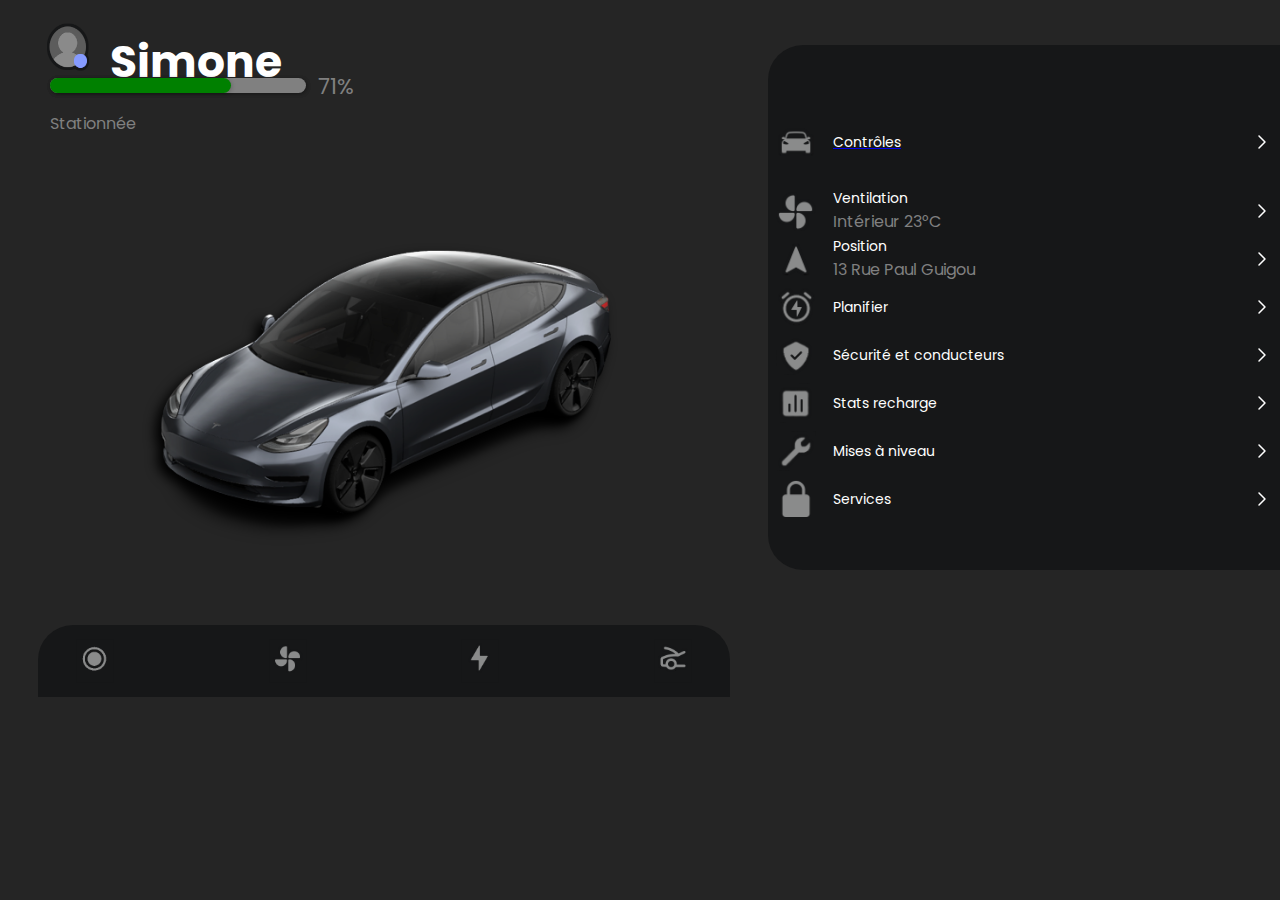
<file: index.html>
<!doctype html>
<html lang="fr">
  <head>
    <meta charset = "utf-8">
    <meta name="viewport" content="width=device-width, initial-scale=1">
    <title> Tesla - Control Panel </title>
    <link rel="stylesheet" href="style.css">
    <script async type="text/javascript" src="index.js"></script>
    <link href='https://fonts.googleapis.com/css?family=Poppins' rel='stylesheet'>
  </head>

  <body>
    <section id="left">
      <section id="bloc_infos">
          <img id="profile_img" src="img/Profile.PNG" alt="Accéder au profil">
          <h1 id="car_title">Simone</h1>

        <progress id="charge" value="71" max="100"></progress>
        <label for="charge">71%</label>
        <p id="state">Stationnée</button>
      </section>

      <img id="car" src="img/model3.png" alt="tesla-car"></img>

      <menu id="menu_buttons">
          <button id="action_button"><img src="img/Button.PNG" width="50px" height="50px" alt="On / Off l'enregistrement"></img></button>
          <button id="action_button"><img src="img/Fan.PNG" width="50px" height="50px" alt="On / Off la climatisation"></img></button>
          <button id="action_button"><img src="img/Thunder.PNG" width="50px" height="50px" alt="On / Off la charge"></img></button>
          <button id="action_button"><img src="img/Hood.PNG" width="50px" height="50px" alt="Ouvrir / Fermer le coffre"></img></button>
      </menu>
    </section>

    <section id="right">
      <ul>
        <a href="controls.html">
        <li>
          <img src="img/Car.PNG" width="40px" height="40px" alt="">
          <button  class='no-small'>Contrôles
            <svg width="25px" height="25px" viewBox="0 0 25 25" fill="none" xmlns="http://www.w3.org/2000/svg">
              <path fill-rule="evenodd" clip-rule="evenodd" d="M9.46967 5.46967C9.76256 5.17678 10.2374 5.17678 10.5303 5.46967L16.5303 11.4697C16.8232 11.7626 16.8232 12.2374 16.5303 12.5303L10.5303 18.5303C10.2374 18.8232 9.76256 18.8232 9.46967 18.5303C9.17678 18.2374 9.17678 17.7626 9.46967 17.4697L14.9393 12L9.46967 6.53033C9.17678 6.23744 9.17678 5.76256 9.46967 5.46967Z" fill="#fff"/>
            </svg></button>
        </li>
      </a>
        <li>
          <img src="img/Fan.PNG" width="40px" height="40px">
          <button>Ventilation
            <small>Intérieur 23°C</small>
            <svg class="anormal_svg" width="25px" height="25px" viewBox="0 0 25 25" fill="none" xmlns="http://www.w3.org/2000/svg">
              <path fill-rule="evenodd" clip-rule="evenodd" d="M9.46967 5.46967C9.76256 5.17678 10.2374 5.17678 10.5303 5.46967L16.5303 11.4697C16.8232 11.7626 16.8232 12.2374 16.5303 12.5303L10.5303 18.5303C10.2374 18.8232 9.76256 18.8232 9.46967 18.5303C9.17678 18.2374 9.17678 17.7626 9.46967 17.4697L14.9393 12L9.46967 6.53033C9.17678 6.23744 9.17678 5.76256 9.46967 5.46967Z" fill="#fff"/>
            </svg></button>
        </li>
        <li>
          <img src="img/Cursor.PNG" width="40px" height="40px">
          <button>Position
            <small>13 Rue Paul Guigou</small>
            <svg class="anormal_svg" width="25px" height="25px" viewBox="0 0 25 25" fill="none" xmlns="http://www.w3.org/2000/svg">
              <path fill-rule="evenodd" clip-rule="evenodd" d="M9.46967 5.46967C9.76256 5.17678 10.2374 5.17678 10.5303 5.46967L16.5303 11.4697C16.8232 11.7626 16.8232 12.2374 16.5303 12.5303L10.5303 18.5303C10.2374 18.8232 9.76256 18.8232 9.46967 18.5303C9.17678 18.2374 9.17678 17.7626 9.46967 17.4697L14.9393 12L9.46967 6.53033C9.17678 6.23744 9.17678 5.76256 9.46967 5.46967Z" fill="#fff"/>
            </svg></button>
        </li>
        <li>
          <img src="img/Clock.PNG" width="40px" height="40px">
          <button class='no-small'>Planifier
            <svg width="25px" height="25px" viewBox="0 0 25 25" fill="none" xmlns="http://www.w3.org/2000/svg">
              <path fill-rule="evenodd" clip-rule="evenodd" d="M9.46967 5.46967C9.76256 5.17678 10.2374 5.17678 10.5303 5.46967L16.5303 11.4697C16.8232 11.7626 16.8232 12.2374 16.5303 12.5303L10.5303 18.5303C10.2374 18.8232 9.76256 18.8232 9.46967 18.5303C9.17678 18.2374 9.17678 17.7626 9.46967 17.4697L14.9393 12L9.46967 6.53033C9.17678 6.23744 9.17678 5.76256 9.46967 5.46967Z" fill="#fff"/>
            </svg></button>
        </li>
        <li>
          <img src="img/Security.PNG" width="40px" height="40px">
          <button class='no-small'>Sécurité et conducteurs
            <svg width="25px" height="25px" viewBox="0 0 25 25" fill="none" xmlns="http://www.w3.org/2000/svg">
              <path fill-rule="evenodd" clip-rule="evenodd" d="M9.46967 5.46967C9.76256 5.17678 10.2374 5.17678 10.5303 5.46967L16.5303 11.4697C16.8232 11.7626 16.8232 12.2374 16.5303 12.5303L10.5303 18.5303C10.2374 18.8232 9.76256 18.8232 9.46967 18.5303C9.17678 18.2374 9.17678 17.7626 9.46967 17.4697L14.9393 12L9.46967 6.53033C9.17678 6.23744 9.17678 5.76256 9.46967 5.46967Z" fill="#fff"/>
            </svg></button>
        </li>
        <li>
          <img src="img/Stat.PNG" width="40px" height="40px">
          <button class='no-small'>Stats recharge
            <svg width="25px" height="25px" viewBox="0 0 25 25" fill="none" xmlns="http://www.w3.org/2000/svg">
              <path fill-rule="evenodd" clip-rule="evenodd" d="M9.46967 5.46967C9.76256 5.17678 10.2374 5.17678 10.5303 5.46967L16.5303 11.4697C16.8232 11.7626 16.8232 12.2374 16.5303 12.5303L10.5303 18.5303C10.2374 18.8232 9.76256 18.8232 9.46967 18.5303C9.17678 18.2374 9.17678 17.7626 9.46967 17.4697L14.9393 12L9.46967 6.53033C9.17678 6.23744 9.17678 5.76256 9.46967 5.46967Z" fill="#fff"/>
            </svg></button>
        </li>
        <li>
          <img src="img/Wrench.PNG" width="40px" height="40px">
          <button class='no-small'>Mises à niveau
            <svg width="25px" height="25px" viewBox="0 0 25 25" fill="none" xmlns="http://www.w3.org/2000/svg">
              <path fill-rule="evenodd" clip-rule="evenodd" d="M9.46967 5.46967C9.76256 5.17678 10.2374 5.17678 10.5303 5.46967L16.5303 11.4697C16.8232 11.7626 16.8232 12.2374 16.5303 12.5303L10.5303 18.5303C10.2374 18.8232 9.76256 18.8232 9.46967 18.5303C9.17678 18.2374 9.17678 17.7626 9.46967 17.4697L14.9393 12L9.46967 6.53033C9.17678 6.23744 9.17678 5.76256 9.46967 5.46967Z" fill="#fff"/>
            </svg></button>
        </li>
        <li>
          <img src="img/Lock.PNG" width="40px" height="40px">
          <button class='no-small'>Services
            <svg width="25px" height="25px" viewBox="0 0 25 25" fill="none" xmlns="http://www.w3.org/2000/svg">
              <path fill-rule="evenodd" clip-rule="evenodd" d="M9.46967 5.46967C9.76256 5.17678 10.2374 5.17678 10.5303 5.46967L16.5303 11.4697C16.8232 11.7626 16.8232 12.2374 16.5303 12.5303L10.5303 18.5303C10.2374 18.8232 9.76256 18.8232 9.46967 18.5303C9.17678 18.2374 9.17678 17.7626 9.46967 17.4697L14.9393 12L9.46967 6.53033C9.17678 6.23744 9.17678 5.76256 9.46967 5.46967Z" fill="#fff"/>
            </svg></button>
        </li>
      </ul>
    </section>
  </body>
</html>
</file>
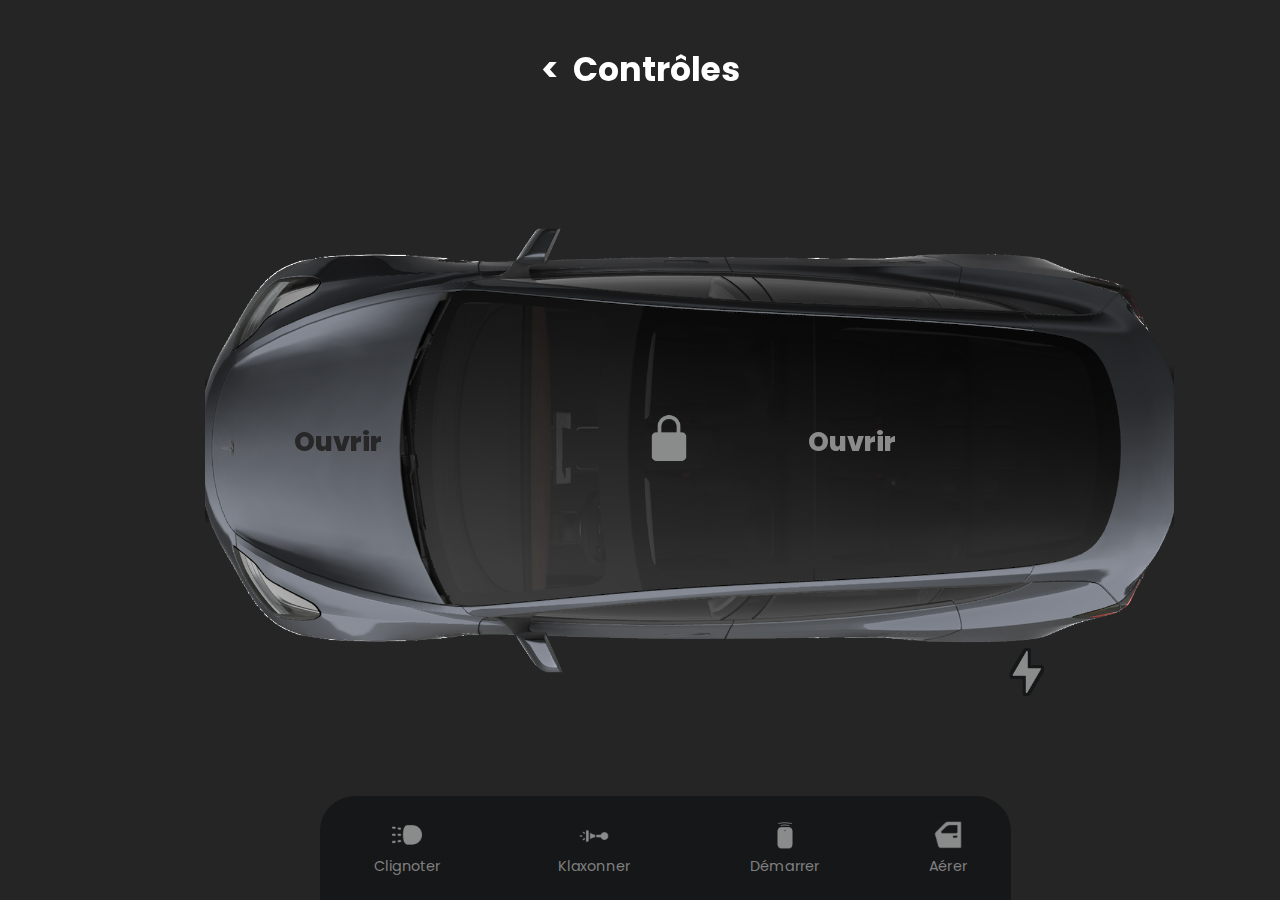
<file: controls.html>
<!doctype html>
<html lang="fr">
  <head>
    <meta charset = "utf-8">
    <meta name="viewport" content="width=device-width, initial-scale=1">
    <title> Tesla - Control Panel </title>
    <link rel="stylesheet" href="style.css">
    <script async type="text/javascript" src="index.js"></script>
    <link href='https://fonts.googleapis.com/css?family=Poppins' rel='stylesheet'>
  </head>

  <body>
      <h2 class="centered_categorie"><a id="retour" href="./index.html">&lt &nbsp</a>Contrôles</h2>

      <img id="car_controls" src="img/tesla_controls.png" alt="tesla-car"></img>
      <menu id="car_actions">
        <h3 id="left_open">Ouvrir</h3>
        <img id="lock" src="img/Lock.PNG" alt="tesla_lock_icon"></img>
        <h3 id="right_open">Ouvrir</h3>
        <img id="thundercharge" src="img/Thunder.PNG" alt="tesla_lock_icon"></img>
      </menu>

      <menu id="menu_actions">
          <button id="action_button"><img src="img/Lights.PNG" width="50px" height="50px" alt="On / Off l'enregistrement"></img>
            <small>Clignoter</small></button>
          <button id="action_button"><img src="img/Horn.PNG" width="50px" height="50px" alt="On / Off la climatisation"></img>
            <small>Klaxonner</small></button>
          <button id="action_button"><img src="img/Camera.PNG" width="50px" height="50px" alt="On / Off la charge"></img>
            <small>Démarrer</small></button>
          <button id="action_button"><img src="img/Window.PNG" width="50px" height="50px" alt="Ouvrir / Fermer le coffre"></img>
            <small>Aérer</small></button>
      </menu>
    </section>
    
  </body>
</html>
</file>
<file: style.css>
body {
    font-family: 'Poppins';font-size: 22px;
    overflow: hidden;
    background-color: #252525;
    display: flex;
    flex-direction: row;
    margin: 0;
  }
  
  label {
      color: grey;
  }
  
  li {
    color: white;
    height: 10vh;
    /* margin-bottom: 2vh; */
    padding-left: 0.5rem;
  
    display: flex;
    flex-direction: row;
    align-items: center;
  }
  
  li:hover {
    background-color: #272727 ;
    transition: 0.5s;
    cursor: pointer;
  }
  
  
  li > svg {
    position: absolute;
    right: 20px;
  }
  
  small {
    margin-top: 0;
    font-size: 1rem;
    color: grey;
  }
  
  #left {
    width: 60%;
    display: flex;
    flex-direction: column;
  }
  
  #right {
    width: 40%;
    height: 41vw;
    background-color: #161718;
    border-radius: 35px 0 0 35px;
    display: flex;
    align-items: flex-end;
    margin: 5vh 0 5vh 0;
  }
  
  ul {
    width: 100%;
    height: 80%;
    margin: 0;
    padding: 0;
  
    display: flex;
    flex-direction: column;
    justify-content: space-between;
    align-self: center;
  
    list-style-type: none;
    overflow-y: auto;
    overflow-x: hidden;
  }

  ul::-webkit-scrollbar {
    width: 10px;
    border-radius: 50px;
  }

  ul::-webkit-scrollbar-track {
    background-color: #e2c36e;
  }

  li > button {
    display: flex;
    flex-direction: column;
    justify-content: center;
    flex-wrap: wrap;
    width: 100%;
    min-width: 350px;
    height: 3rem;
    text-align: left;
    font-size: 14px;
    font-family: 'Poppins';
    color: white;
    background-color: transparent;
    border: none;
    cursor: pointer;
  }
  
li > img {
    margin-right: 0.5em;
}

  li > button > svg {
    align-self: end;
  }
  
  /*Sans texte secondaire*/
  button.no-small{
    flex-direction: row;
    justify-content: space-between;
    align-items: center;
  }
  button.no-small svg{
    align-self: center;
  }
  
  #bloc_infos {
    display: flex;
    flex-direction: row;
    flex-wrap: wrap;
  
    width: 50%;
  
    margin-left: 2vw;
  }
  
  #bloc_infos > h1 {
    margin-bottom: 0;
  }
  
  #bloc_infos > progress, #bloc_infos > p {
    position: relative;
    top: -1rem;
    left: 1.5rem;
    margin-right: 1vw;
  }
  
  #bloc_infos > label {
    position: relative;
    top: -1.5rem;
    left: 1.5rem;
    margin-right: 1vw;
  }
  
  #bloc_infos > li > button {
    display: flex;
    flex-direction: column;
    justify-content: center;
    flex-wrap: wrap;
    width: 37vw;
    min-width: 350px;
    height: 3rem;
    text-align: left;
    font-size: 1rem;
    color: white;
    background-color: transparent;
    border: none;
    cursor: pointer;
  }
  
  p {
    width: 100%;
  }
  
  #profile_img {
    transform: scale(0.5);
  }
  
  #car_title {
    color: white;
  }
  
  #state {
    color: grey;
    margin: 0;
    font-size: 1rem;
  }
  
  #car {
    transform: scale(0.6);
    filter: drop-shadow(-10px 10px 10px #000000);
  }
  
  #charge {
      border-radius: 20px;
      border-color: black;
      width: 20vw;
      height: 15px;
      box-shadow: 1px 1px 4px rgba( 0, 0, 0, 0.2 );
  } 
  #charge::-webkit-progress-bar {
      border-radius: 20px;
      height: 15px;
      box-shadow: 1px 1px 4px rgba( 0, 0, 0, 0.2 );
  }
  
  #charge::-webkit-progress-value {
      border-radius: 20px;
      height: 15px;
      box-shadow: 1px 1px 4px rgba( 0, 0, 0, 0.2 );
  }
  #charge::-moz-progress-bar {
      border-radius: 20px;
      height: 15px;
      box-shadow: 1px 1px 4px rgba( 0, 0, 0, 0.2 );
  } 
  
  #menu_buttons {
    padding: 0 2vw 0 2vw;
    background-color: #161718;
    border-radius: 35px 35px 0 0;
    margin: auto auto 0 auto;
    width: 40rem;
    height: 4.5rem;
    display: flex;
    position: relative;
    justify-content: space-between;
  }
  
  #menu_buttons > button:hover {
    cursor: pointer;
  }

  
  #action_button {
    transform: scale(0.6);
    background-color: #161718;
    border: none;
  }
  
  #action_button > img:hover {
    transition: 0.5s;
    cursor: pointer;
   filter: sepia(100%);
  }
  


  /* PAGE CONTROLES */

  #container {
    width: 100%;
  }

  #bloc_infos-container {
    display: flex;
    flex-wrap: wrap;
    width: 25vw;
    margin-left: 2vw;
  }

  #bloc_infos-container > progress {
    align-self: center;
    margin-right: 10px;
    margin-left: 20px;
  }

  #bloc_infos-container > progress, #bloc_infos-container > label {
  margin-top: -3vh;
  }

  #bloc_infos-container > p {
    margin-left: 20px;
  }

  #car_controls {
    transform: rotate(-90deg) scale(0.6);
    margin: auto;
    top: 50%;
    bottom: 50%;
    left: 25%;
    right: 25%;
    position: fixed;
  }

  .centered_categorie {
    margin: auto;
    top: 5%;
    left: 25%;
    right: 25%;
    position: fixed;
    color: white;
    font-family: 'Poppins';
    text-align: center;
  }

  #retour {
    text-decoration: none;
    color: #fff;
  }

  #retour:hover {
    transition: 0.5s;
    cursor: pointer;
    color: #aa731f;
  }

  #left_open {
    width: max-content;
    color: #272727;
    position: fixed;
    top: 44%;
    bottom: 44%;
    left: 28%;

    font-weight: 800;
    font-size: larger;
  }

  #lock {
    width: max-content;
    position: fixed;
    top: 44%;
    bottom: 44%;
    left: 49%;
    right: 49%;
    transform: scale(0.6);
  }

  #thundercharge {
    width: max-content;
    position: fixed;
    top: 70%;
    bottom: 70%;
    left: 70%;
    transform: scale(0.6);
    cursor: pointer;
  }

  #right_open {
    width: max-content;
    color: rgb(139, 139, 139);
    position: fixed;
    top: 44%;
    bottom: 44%;
    right: 30%;

    font-weight: 800;
    font-size: larger;
  }

  #lock:hover {
    transition: 0.5s;
    cursor: pointer;
   filter: sepia(100%);
  }

  #left_open:hover, #right_open:hover {
    transition: 0.5s;
    cursor: pointer;
    color: white;
  }

  #menu_actions {
    margin: auto;
    display: flex;
    bottom: 0%;
    left: 25%;
    right: 25%;
    position: fixed;
    padding: 0 2vw 0 2vw;
    background-color: #161718;
    border-radius: 35px 35px 0 0;
    width: 40rem;
    height: 6.5rem;
    justify-content: space-between;
  }

  #action_button {
    display: flex;
    flex-direction: column;
    justify-content: center;
  }

  #action_button > img {
    align-self: center;
    padding-bottom: 10px;
  }

  #action_button > small {
    font-family: 'Poppins';
    font-size: 1.5rem;
  }


  /* RESPONSIVE PART */
  @media screen and (max-width: 1600px)
  {
    #left_open {
      left: 23%;
    }

    #thundercharge {
      left: 77%;
    }
  }

  @media screen and (max-height: 500px)
  {

    #left_open {
      top: 42%;
      bottom: 42%;
      left: 28%;
  
      font-size: smaller;
    }
  
    #lock {
      top: 40%;
      bottom: 40%;
      left: 46%;
      right: 46%;
      transform: scale(0.3);
    }

    #thundercharge {
      width: max-content;
      position: fixed;
      top: 60%;
      bottom: 60%;
      left: 70%;
      transform: scale(0.4);
    }
  
    #right_open {
      top: 42%;
      bottom: 42%;
      right: 30%;
  
      font-size: smaller;
    }

    #car {
      position: relative;
      top: -4.5rem;
      left: -2rem;
    }

    #car_controls {
      transform: rotate(-90deg) scale(0.25);
      left: 0%;
      right: 0%;
    }

    .centered_categorie {
      font-size: 1.5rem;
    }
  
    #menu_actions {
      left: 5%;
      right: 5%;
      bottom: -10%;
    }

    #bloc_infos-container {
      width: 30%;
    }

    #menu_buttons {
      width: 24rem;
      top: -8rem;
    }
  
    ul {
      height: 75%;
      width: 100%;
      gap: 20px;
    }
  
    li {
      padding-left: 1.5rem;
    }
  
    li > button {
      min-width: 265px;
      width: 1vw;
    }
  
    li > img {
      width: 25px;
      height: 25px;
    }
  
    small {
      font-size: 0.8rem;
    }
  }
  
  @media (orientation: portrait)
  {
    body {
      flex-direction: column;
    }
  
    #left {
      width: 100%;
      height: 55vh;
      display: flex;
      flex-direction: column;
    }
  
    #right {
      width: 100%;
      height: 55vh;
      border-radius: 35px 35px 0 0;
      margin: 0 0 0 0;
    }
  
    ul {
      height: 69%;
      margin-top: 4vh;
      justify-content: flex-start;
      align-self: baseline;
      gap: 20px;
    }
  
    li > button {
      min-width: 320px;
      width: 40vw;
      font-size: 1rem;
      color: white;
      background-color: transparent;
      border: none;
      cursor: pointer;
    }
  
    #car {
      position: relative;
      top: -5vh;
      left: 0;
      transform: scale(0.7);
      margin-bottom: 3rem;
    }
  
    #menu_buttons {
      width: auto;
      padding: 0 4vw 0 4vw;
      margin-left: 0;
      margin-right: 0;
      border-radius: 35px;
      top: -5rem;
    }

    #bloc_infos {
        width: 69vw;
    }

    #charge {
        width: 40vw;
    }

    #left_open {
      top: 20%;
      bottom: 20%;
      left: 43%;
    }
  
    #lock {
      top: 47%;
      bottom: 47%;
      left: 42%;
      right: 42%;
      transform: scale(0.6);
    }

    #thundercharge {
      top: 75%;
      left: 5%;
    }
  
    #right_open {
      top: 64%;
      bottom: 64%;
      left: 43%;
    }

    #car_controls {
      transform: rotate(0deg) scale(0.35);
      left: -42%;
      right: -42%;
    }

    #menu_actions {
      width: 94vw;
      left: 0%;
      right: 0%;
      bottom: -3%;
      justify-content: center;
    }
    #menu_actions > button > img {
      transform: scale(0.8);
    }

    #action_button {
      width: 24vw;
    }

    #action_button > small {
      align-self: center;
    }
  }

  @media screen and (max-width: 820px) and (min-width: 500px) and (orientation: portrait)
  {
    #bloc_infos > p {
        font-size: 1.5rem;
    }

    #bloc_infos {
        width: 56vw;
    }

    #right {
        margin-top: 5vh;
    }
    
    ul{
        height: 33vh;
    }

    #menu_buttons {
        top: -10vh;
    }

    #action_button > img {
        transform: scale(1.5);
    } 

    li > img {
        transform: scale(1.5);
    }

    li > button {
        width: 100%;
        font-family: 'Poppins';
        font-size: 2ch;
        height: 7vh;
    }

    li > button > small {
        font-size: 1ch;
    }

    #left_open {
      top: 18%;
      bottom: 18%;
      left: 44%;
      font-size: xx-large;
    }
  
    #lock {
      top: 50%;
      bottom: 50%;
      left: 45%;
      right: 45%;
      transform: scale(0.7);
    }
  
    #thundercharge {
      top: 79%;
      left: 20%;
      transform: scale(0.8);
    }

    #right_open {
      top: 65%;
      bottom: 65%;
      left: 44%;
      font-size: xx-large;
    }

    #car_controls {
      transform: rotate(0deg) scale(0.55);
    }

    #menu_actions {
      width: 94vw;
      left: 0%;
      right: 0%;
      bottom: -1%;
    }

    #action_button {
      transform: scale(0.8);
    }

    #action_button > small {
      align-self: center;
    }

  }

  @media screen and (min-height: 700px) and (max-height: 720px) and (orientation: landscape)
  { #menu_buttons { top: -63px } }

  @media screen and (min-height: 500px) and (max-height: 820px) and (orientation: landscape)
  {

    #right {
        height: 88vh;
    }

    #menu_buttons {
        width: 73%;
    }

    li > button {
        min-width: 400px;
        font-size: 17px;
        font-family: 'Poppins';
      }
    
      #left_open {
        top: 43%;
        bottom: 43%;
        /* left: 15%; */
      }
    
      #lock {
        top: 43%;
        bottom: 43%;
        left: 50%;
        right: 50%;
        transform: scale(0.6);
      }

      #thundercharge {
        top: 70%;
        bottom: 70%;
        left: 82%;
        transform: scale(0.6);
      }
    
      #right_open {
        top: 43%;
        bottom: 43%;
        right: 23%;
      }
  
      #car_controls {
        transform: rotate(-90deg) scale(0.6);
        left: 0%;
        right: 0%;
      }

      #menu_actions {
        left: 18%;
        right: 18%;
      }
  }
</file>
